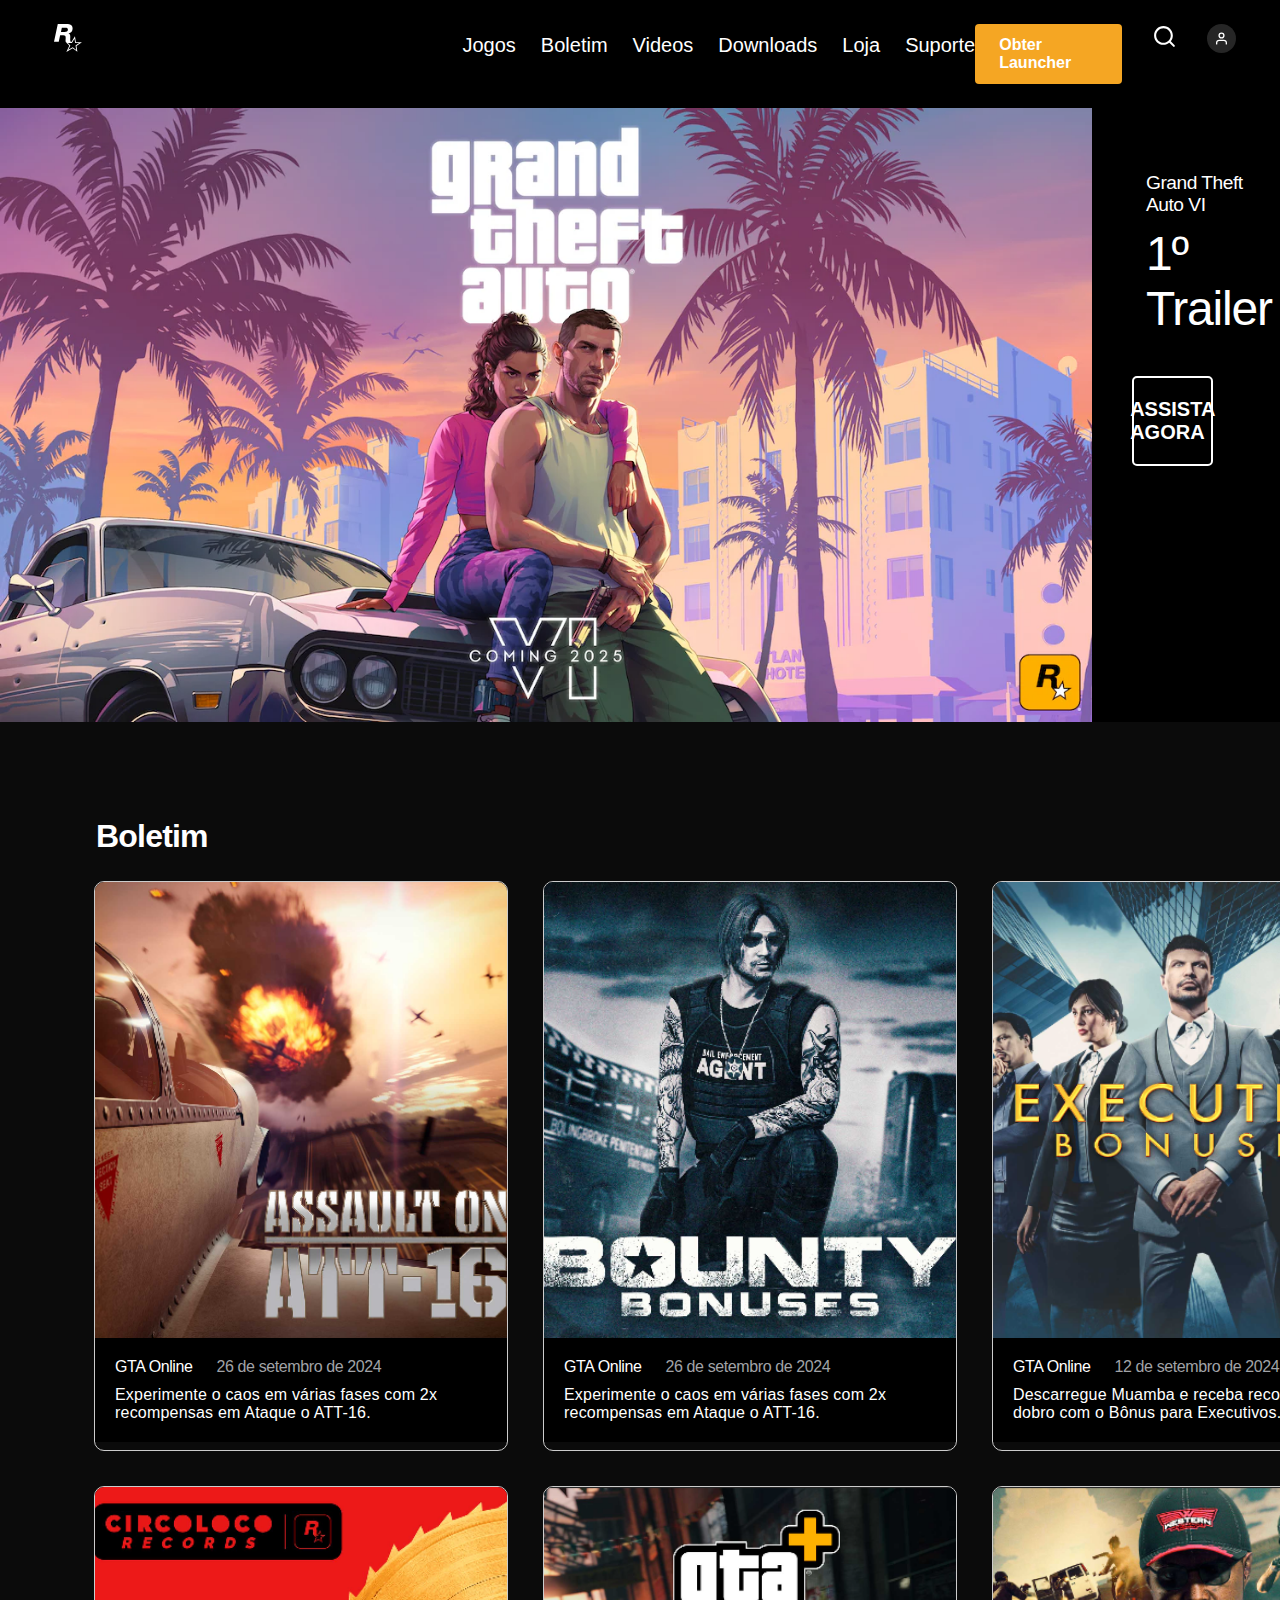
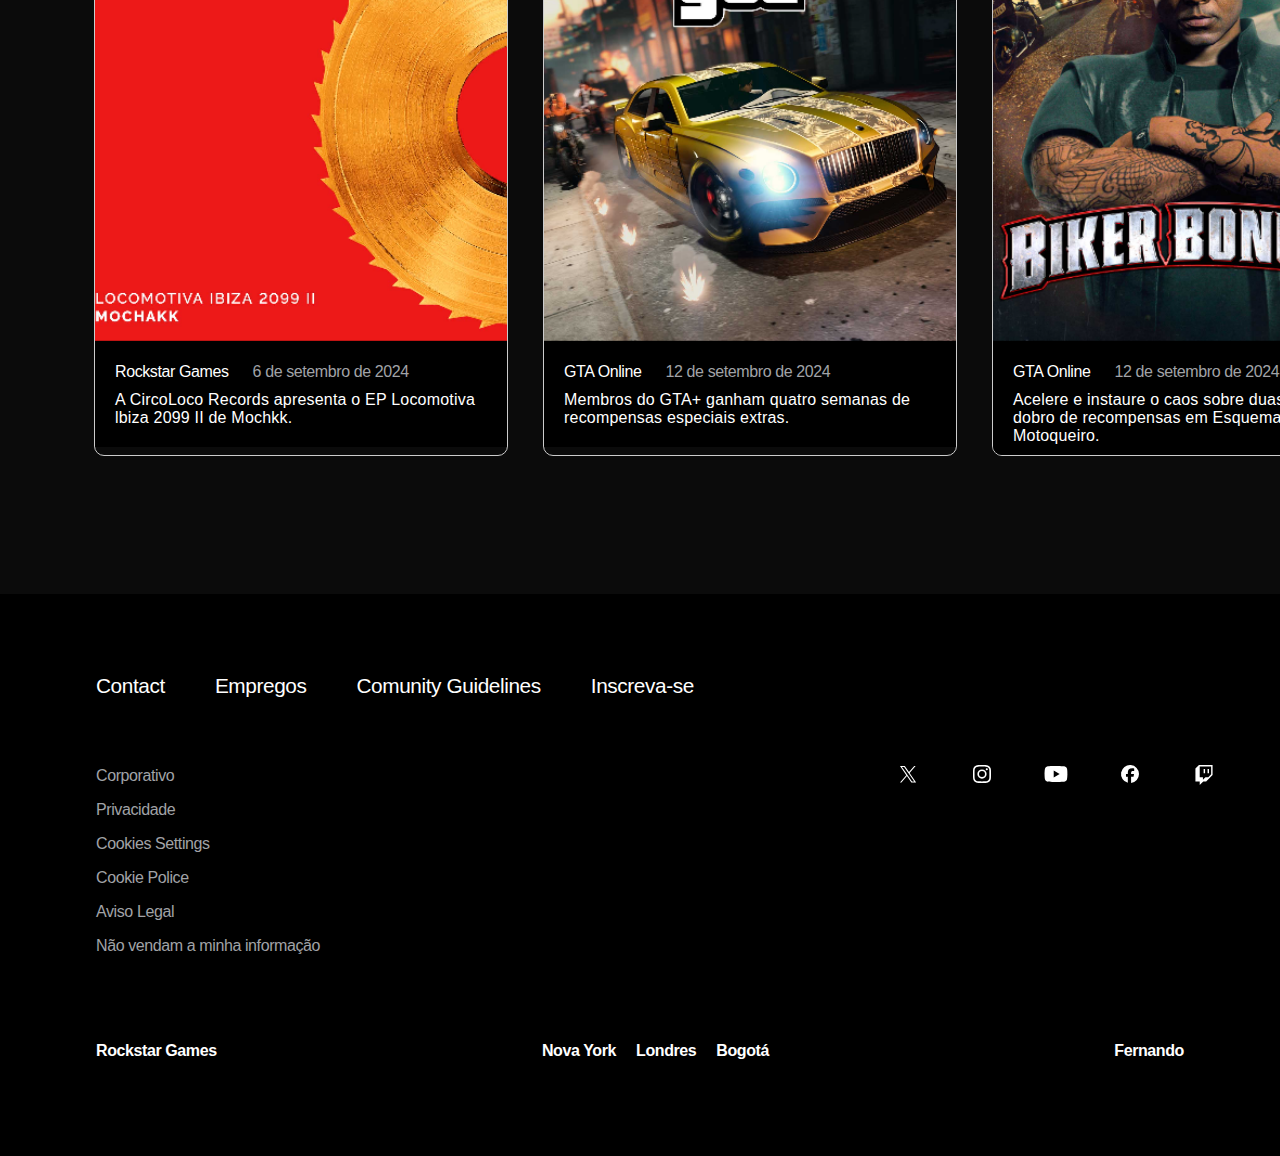
<file: index.html>
<!DOCTYPE html>
<html lang="pt_BR">
<head>
    <meta charset="UTF-8">
    <meta name="viewport" content="width=device-width, initial-scale=1.0">


    <link rel="stylesheet" href="styles/styles.css">
    <link rel="stylesheet" href="styles/navbar.css">
    <link rel="stylesheet" href="styles/home-page.css">

    <link rel="stylesheet" href="styles/freatures.css">
    <link rel="stylesheet" href="styles/footer.css">

    <link rel="icon" href="./assets/rockstar-logo.png" type="image/x-icon">
    <title>Rockstar</title>
</head>
<body>
    <nav class="rockstarheader">
            <div class="navbar-logo">
                <a href="./index.html" target="_self"><img class="rockstarlogo-nav" src="./assets/rockstarlogo-nav.svg" alt="rockstar-logo-R"></a>
            </div>

            <div class="navbar-options">
                <ul>                 
                    <li><a href="" target="_blank">Jogos</a></li>
                    <li><a href="" target="_blank">Boletim</a></li>
                    <li><a href="" target="_blank">Videos</a></li>
                    <li><a href="" target="_blank">Downloads</a></li>
                    <li><a href="" target="_blank">Loja</a></li>
                    <li><a href="" target="_blank">Suporte</a></li>
                </ul>
            </div>

            <div class="navbar-configuration">
                <ul>
                    <li  class="navbar-launcher"> <a href="" target="_blank">Obter Launcher</a></li>
                    <li class="navbar-configuration-tool-img"> <a href="" target="_blank"><img src="./assets/lupa.svg" alt=""></a></li>
                    <li class="dont-move"> <a href="" target="_blank"><img src="./assets/rockstar-perfil.svg" alt="perfil_rockstar"></a></li>
                </ul>
            </div>
    </nav>

    <main class="home-page">
            <div class="home-page-img">
                <img class="gta6-img" src="./assets/home-page-img.webp" alt="home-page-img">
            </div>

            <div class="trailer">
                <h3 class="trailer-text-micro">
                    Grand Theft Auto VI
                </h3>
                <h1 class="trailer-text">
                    1º Trailer
                </h1>
                <div class="trailerbutton">
                    <a class="trailer-button" href="./pages/trailer.html" target="_self">ASSISTA AGORA</a>
                </div>
               
            </div>
    </main>


    <section class="card-section">
        <div class="freatures">
            <h1 class="boletim">Boletim</h1>
        </div>
    
    <div class="card-box">
        <div class="card-container">
            <div class="card">
              <img src="./assets/assault-on-att-16.png" alt="Descrição da imagem">
              <div class="card-content">
                <h3>GTA Online <span>26 de setembro de 2024</span></h3>
                <p>Experimente o caos em várias fases com 2x recompensas em Ataque o ATT-16.</p>
              </div>
            </div>
        </div>
    
        <div class="card-container">
            <div class="card">
              <img src="./assets/bounty-bonuses.png" alt="Descrição da imagem">
              <div class="card-content">
                <h3>GTA Online <span>26 de setembro de 2024</span></h3>
                <p>Experimente o caos em várias fases com 2x recompensas em Ataque o ATT-16.</p>
              </div>
            </div>
        </div>
    
        <div class="card-container">
            <div class="card">
              <img src="./assets/executive-bonus.png" alt="Descrição da imagem">
              <div class="card-content">
                <h3>GTA Online <span>12 de setembro de 2024</span></h3>
                <p>Descarregue Muamba e receba recompensas em dobro com o Bônus para Executivos.</p>
              </div>
            </div>
        </div>
    
            <div class="card-container">
                <div class="card">
                  <img src="./assets/circoloco-records.png" alt="Descrição da imagem">
                  <div class="card-content">
                    <h3>Rockstar Games <span>6 de setembro de 2024</span></h3>
                    <p>A CircoLoco Records apresenta o EP Locomotiva lbiza 2099 II de Mochkk.</p>
                  </div>
                </div>
            </div>
    
                <div class="card-container">
                    <div class="card">
                      <img src="./assets/gta+.png" alt="Descrição da imagem">
                      <div class="card-content">
                        <h3>GTA Online <span>12 de setembro de 2024</span></h3>
                        <p>Membros do GTA+ ganham quatro semanas de recompensas especiais extras.</p>
                      </div>
                    </div>
            </div>
            <div class="card-container">
                <div class="card">
                  <img src="./assets/biker-bonuses.png" alt="Descrição da imagem">
                  <div class="card-content">
                    <h3>GTA Online <span>12 de setembro de 2024</span></h3>
                    <p>Acelere e instaure o caos sobre duas rodas com o dobro de recompensas em Esquema de Motoqueiro.</p>
                  </div>
                </div>
            </div>
  </section>

  <footer>
    <div class="footer">
      <div class="footer-initial">
          <ul>                 
              <li><a href="" target="_blank">Contact</a></li>
              <li><a href="" target="_blank">Empregos</a></li>
              <li><a href="" target="_blank">Comunity Guidelines</a></li>
              <li><a href="" target="_blank">Inscreva-se</a></li>
          </ul>
      </div>

      <div class="second-footer-box">
        <div class="second-footer">
          <ul>                 
            <li><a href="" target="_blank">Corporativo</a></li>
            <li><a href="" target="_blank">Privacidade</a></li>
            <li><a href="" target="_blank">Cookies Settings</a></li>
            <li><a href="" target="_blank">Cookie Police</a></li>
              <li><a href="" target="_blank">Aviso Legal</a></li>
              <li><a href="" target="_blank">Não vendam a minha informação</a></li>
        </ul>
        </div>
  
        <div class="social-medias">
        <ul>
          <li><a href="./pages/error-twitter.html" target="_blank"><img src="./assets/twitter-icon.svg" alt="twitter-icon"></a></li>
          <li><a href="https://www.instagram.com/rockstargames" target="_blank"><img src="./assets/instagram-icon.svg" alt="instagram-icon"></a></li>
          <li><a href="https://www.youtube.com/rockstargames" target="_blank"><img src="./assets/youtube-icon.svg" alt="youtube-icon"></a></li>
          <li><a href="https://www.facebook.com/rockstargames" target="_blank"><img src="./assets/facebook-icon.svg" alt="facebook-icon"></a></li>
          <li><a href="https://www.twitch.tv/rockstargames" target="_blank"><img src="./assets/twitch-icon.svg" alt="twitch-icon"></a></li>
        </ul>
      </div>



      </div>

      <div class="final-footer">
        <h1 class="final-footer">Rockstar Games</h1>
        <h1 class="final-footer"><span>Nova York</span> <span>Londres </span> <span>Bogotá</span></h1>
        <h1 class="final-footer">Fernando</h1>
      </div>

  </footer>

</body>
</html>
</file>
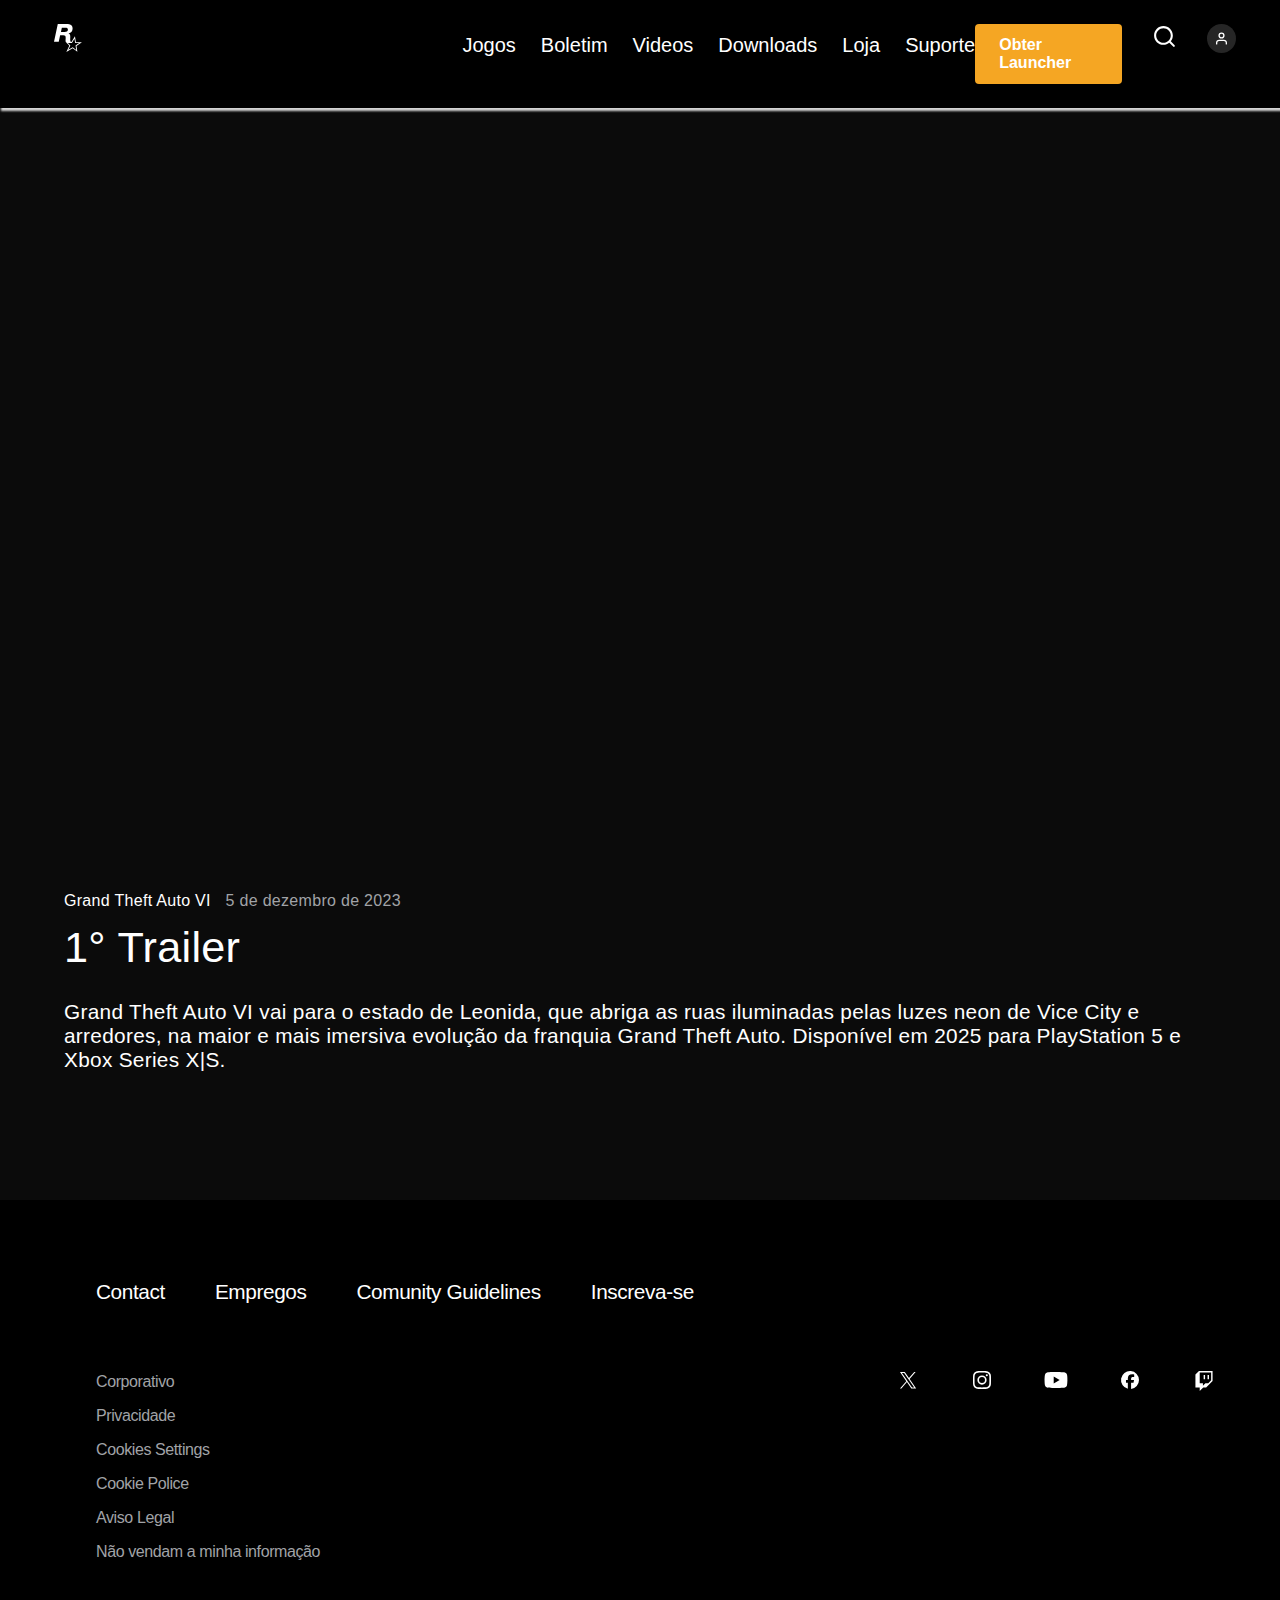
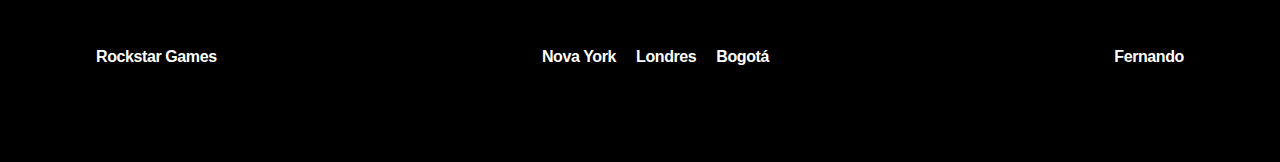
<file: pages/trailer.html>
<!DOCTYPE html>
<html lang="pt_BR">
<head>
    <meta charset="UTF-8">
    <meta name="viewport" content="width=device-width, initial-scale=1.0">
    <link rel="stylesheet" href="../styles/styles.css">
    <link rel="stylesheet" href="../styles/navbar.css">
    <link rel="stylesheet" href="../styles/home-page.css">

    <link rel="stylesheet" href="trailer-page.css">
    <link rel="stylesheet" href="../styles/footer.css">

    <link rel="icon" href="../assets/rockstar-logo.png" type="image/x-icon">
    <title>Rockstar</title>
</head>
<body>
    <nav class="rockstarheader">
        <div class="navbar-logo">
            <a href="../index.html" target="_self"><img class="rockstarlogo-nav" src="../assets/rockstarlogo-nav.svg" alt="rockstar-logo-R"></a>
        </div>

        <div class="navbar-options">
            <ul>                 
                <li><a href="" target="_blank">Jogos</a></li>
                <li><a href="" target="_blank">Boletim</a></li>
                <li><a href="" target="_blank">Videos</a></li>
                <li><a href="" target="_blank">Downloads</a></li>
                <li><a href="" target="_blank">Loja</a></li>
                <li><a href="" target="_blank">Suporte</a></li>
            </ul>
        </div>

        <div class="navbar-configuration">
            <ul>
                <li  class="navbar-launcher"> <a href="" target="_blank">Obter Launcher</a></li>
                <li class="navbar-configuration-tool-img"> <a href="" target="_blank"><img src="../assets/lupa.svg" alt=""></a></li>
                <li class="dont-move"> <a href="" target="_blank"><img src="../assets/rockstar-perfil.svg" alt="perfil_rockstar"></a></li>
            </ul>
        </div>
    </nav>

    <section class="trailer-video">
        <iframe width="1599" height="684px" src="https://www.youtube.com/embed/QdBZY2fkU-0" title="YouTube video player" frameborder="0" allow="accelerometer; autoplay; clipboard-write; encrypted-media; gyroscope;   
        picture-in-picture" allowfullscreen></iframe>
    </section>

    <section class="description">
        <h3>Grand Theft Auto VI  <span>5 de dezembro de 2023</span> </h3>
        <h1>1° Trailer</h1>
        <h2>Grand Theft Auto VI vai para o estado de Leonida, que abriga as ruas iluminadas pelas luzes neon de Vice City e <br/> arredores, na maior e mais imersiva evolução da franquia Grand Theft Auto. Disponível em 2025 para PlayStation 5 e  <br/>Xbox Series X|S.</h2>
    </section>

    <footer>
        <div class="footer">
          <div class="footer-initial">
              <ul>                 
                  <li><a href="" target="_blank">Contact</a></li>
                  <li><a href="" target="_blank">Empregos</a></li>
                  <li><a href="" target="_blank">Comunity Guidelines</a></li>
                  <li><a href="" target="_blank">Inscreva-se</a></li>
              </ul>
          </div>
    
          <div class="second-footer-box">
            <div class="second-footer">
              <ul>                 
                <li><a href="" target="_blank">Corporativo</a></li>
                <li><a href="" target="_blank">Privacidade</a></li>
                <li><a href="" target="_blank">Cookies Settings</a></li>
                <li><a href="" target="_blank">Cookie Police</a></li>
                  <li><a href="" target="_blank">Aviso Legal</a></li>
                  <li><a href="" target="_blank">Não vendam a minha informação</a></li>
            </ul>
            </div>
      
            <div class="social-medias">
            <ul>
              <li><a href="" target="_blank"><img src="../assets/twitter-icon.svg" alt="twitter-icon"></a></li>
              <li><a href="https://www.instagram.com/rockstargames" target="_blank"><img src="../assets/instagram-icon.svg" alt="instagram-icon"></a></li>
              <li><a href="https://www.youtube.com/rockstargames" target="_blank"><img src="../assets/youtube-icon.svg" alt="youtube-icon"></a></li>
              <li><a href="https://www.facebook.com/rockstargames" target="_blank"><img src="../assets/facebook-icon.svg" alt="facebook-icon"></a></li>
              <li><a href="https://www.twitch.tv/rockstargames" target="_blank"><img src="../assets/twitch-icon.svg" alt="twitch-icon"></a></li>
            </ul>
          </div>
    
    
    
          </div>
    
          <div class="final-footer">
            <h1 class="final-footer">Rockstar Games</h1>
            <h1 class="final-footer"><span>Nova York</span> <span>Londres </span> <span>Bogotá</span></h1>
            <h1 class="final-footer">Fernando</h1>
          </div>
    
      </footer>


</body>
</html>
</file>
<file: styles/styles.css>
*,
*::before,
*::after {
    box-sizing: border-box;
}

* {
    margin: 0;
    padding: 0;
    line-height: calc(1em + 0.5rem);
    font: inherit;
}

body {
    font-family: "Poppins", sans-serif;
    background-color: #0B0B0B;
    min-height: 100vh;
}

img,
picture,
video,
canvas,
svg {
    display: block;
    max-width: 100%;
}

button {
    border: none;
    background: none;
    color: inherit;
    cursor: pointer;
}

h1,
h2,
h3,
h4,
h5,
h6 {
    letter-spacing: -0.025em;
}
</file>
<file: styles/navbar.css>
.rockstarheader {
    background-color: black;
    color: white;
    padding: 1.5rem;
    display: flex;
    box-shadow: 2px 2px 2px 1px lightgrey;
   
}

.rockstarlogo-nav {
    width: 65px;
   padding-left: 30px;
   display: flex;
}

.header {
    display: flex;
}
        /*   PARTE DOS JOGOS   */

.navbar-options {
    padding-top: 10px;
    display: flex;
    flex: 1;
}

.navbar-options ul {
    font-size: 20px;
   padding-left: 380px;
    gap: 25px;
    display: flex;
    list-style: none;
    
}

.navbar-options a{
    text-decoration: none;
    color: white;
}

        /*   PARTE DO PERFIL   */

.navbar-configuration {
    justify-content: center;
    display: flex;
   
}

.navbar-configuration ul {
    font-size: 20px;
    display: flex;
    list-style: none;
    padding-right: 20px;
    gap: 30px;
}

.navbar-configuration a {
    color: white;
    text-decoration: none;
}

.navbar-configuration-tool-img {
    width: 30px;
}

.dont-move {
    width: 35px;
}

.navbar-launcher {
  background-color: #f5a623; 
  color: #000000; 
  border: none; /* Remove a borda padrão */
  padding: 12px 24px; /* Tamanho do preenchimento interno */
  font-size: 16px; /* Tamanho da fonte */
  font-weight: bold; /* Deixa o texto em negrito */
  border-radius: 4px; /* Deixa as bordas levemente arredondadas */
  cursor: pointer; /* Muda o cursor para a mãozinha */
  transition: background-color 0.3s ease; /* Transição suave ao passar o mouse */
}

.navbar-launcher:hover {
    background-color: #e5941d; 
  }

/*.navbar-configuration-tool {
    font-size: 25px;
}*/
</file>
<file: styles/home-page.css>
.home-page {
    display: flex;
}

.home-page-img {
    display: flex;
}

.gta6-img {
    width: 1100px;
    flex: 1;
}

.trailer {
    background-color: black;
   display: flex;
   flex: 1  ;
   padding-top: 4rem;
   flex-direction: column;
}

.trailer h3, 
.trailer h1 {
    padding-left: 3.4rem;
    color: white;
}

.trailer h3 {
    font-size: 1.2rem;
}

.trailer h1 {
    padding-top: 10px;
    font-size: 3rem;
}

.trailerbutton {
    padding-top: 40px;
    padding-left: 2.5rem;
}

.trailer-button {
    display: flex;
    justify-content: center; /* Centraliza o texto horizontalmente */
    align-items: center; /* Centraliza o texto verticalmente */
   
    background-color:    #333; /* Cor de fundo mais escura */
    width: 55%; /* Ajuste a largura conforme necessário */
    color: #fff;
    border: 2px solid #fff;
    padding: 20px 30px;
    font-family: 'Arial', sans-serif; /* Substitua por uma fonte similar */
    font-size: 20px;
    font-weight: bold;
    border-radius: 5px;
    cursor: pointer;
    transition: background-color 0.3s ease, color 0.3s ease, box-shadow 0.3s ease;
    text-decoration: none;
    box-shadow: 0px 4px 8px rgba(0, 0, 0, 0.2); /* Adiciona uma sombra */
}

.trailer-button:hover {
    color: black;
    border: none;
    background-color: #e5941d;
    box-shadow: 0px 2px 4px rgba(0, 0, 0, 0.4); /* Aumenta a sombra no hover */
  
}
</file>
<file: styles/freatures.css>
.boletim {
    padding-top: 6rem;
    padding-left: 6.0rem;
    padding-bottom: 1rem;
    font-weight: 700;
    color: white;
    font-size: 2rem;
}

.card-section {
    display: flex;
    flex-direction: column;
    padding-bottom: 8rem;

}

.card-box {
    display: flex;
    flex-direction: row;
    flex-wrap: wrap;
    justify-content: center;
    width: 1500px;
    gap: 15px;
}

.card-container {
    align-items: center;
    justify-content: center;
    display: flex;
  }
  
  .card { 
    width: 414px; 
    height: 570px;
    margin: 10px;
    border: 1px solid #ccc;
    border-radius: 10px;
    overflow: hidden;

    cursor: pointer;
    
  }
  
  .card img {
    width: 448px;
    height: 456px; /* Ajustar a altura da imagem */
    object-fit: cover;
  }
  
  .card-content {
    padding: 20px;
    background-color: black;
  }

  .card-content h3,
  .card-content p {
    color: white;
  }

  .card-content span{
    padding-left: 20px;
    color: #A1A3A7;
  }

  .card-container p {
    padding-top: 10px;
    width: 200;
    letter-spacing: 0.2px;
    color: white;
  }
</file>
<file: styles/footer.css>
.footer {
    background-color: #000000;
    padding-top: 5rem;
    color: white;
    padding-left: 6.0rem;
    letter-spacing: -0.025em
}
 
.footer-initial ul{
    display: flex;
    gap: 50px;
    list-style: none;
    font-size: 1.3rem;
    width: 400;
}

.footer-initial a {
    text-decoration: none;
    color: white;
}

.footer-initial a:hover {
    transition: 0.4s;
    color: #f5a623;
}

.second-footer-box {
    display: flex;
    justify-content: space-between;
}

.second-footer ul {
    padding-top: 4rem;
    display: flex;
    flex-direction: column;
    gap: 10px;
    list-style: none;
    font-size: 1.3rem;
    width: 400;
}


.second-footer a {
    font-size: 1rem;
    text-decoration: none;
    color: #A1A3A7;
}

.second-footer a:hover {
    color: #f5a623;
    transition: 0.4s;
}


.social-medias ul {
    list-style: none;
    display: flex;
    gap: 50px;
    padding-top: 4rem;
    padding-right: 4rem;
 
}

.social-medias li {
    border-radius: 10px;
}


.final-footer {
    font-weight: bold;
    width: 600;
    padding-right: 3rem;
    padding-top: 2.7rem;
    display: flex;
    justify-content: space-between;
    padding-bottom: 3rem;

}

.final-footer span {
    padding-right: 20px;
}

.final-footer h1 {
    font-size: 1rem;
    width: 400;
    color: white;
}
</file>
<file: pages/trailer-page.css>
.description {
    padding-top: 6rem;
    padding-left: 4rem;
    padding-bottom: 8rem;

}

.description h1,
.description h2,
.description h3 {
    letter-spacing: 0.3px;
    width: 500;
    color: white;
}

.description h1 {
    padding-top: 13px;
    font-size: 2.7rem;
    padding-bottom: 10px;
}

.description h2 {
    padding-top: 18px;
    font-size: 1.3rem;
}

.description span {
    padding-left: 10px;
    color: #A1A3A7;
}
</file>
